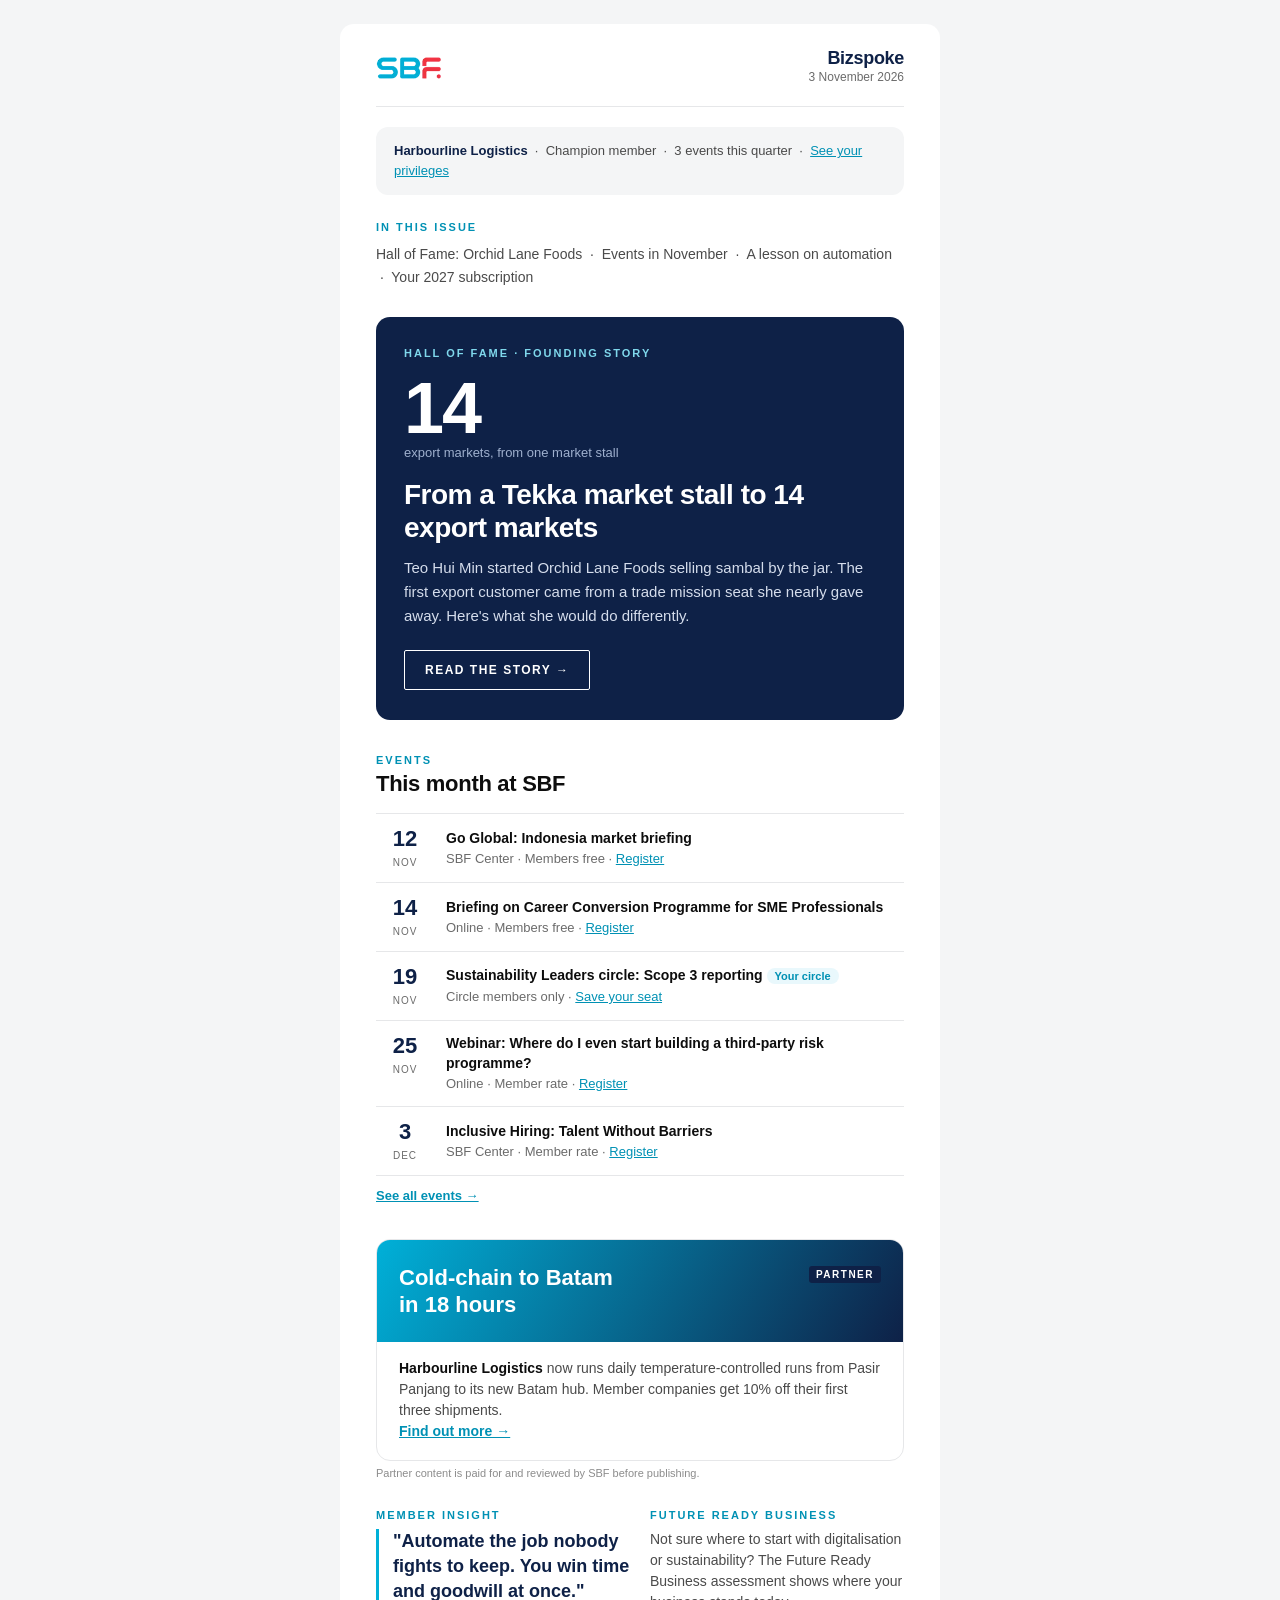
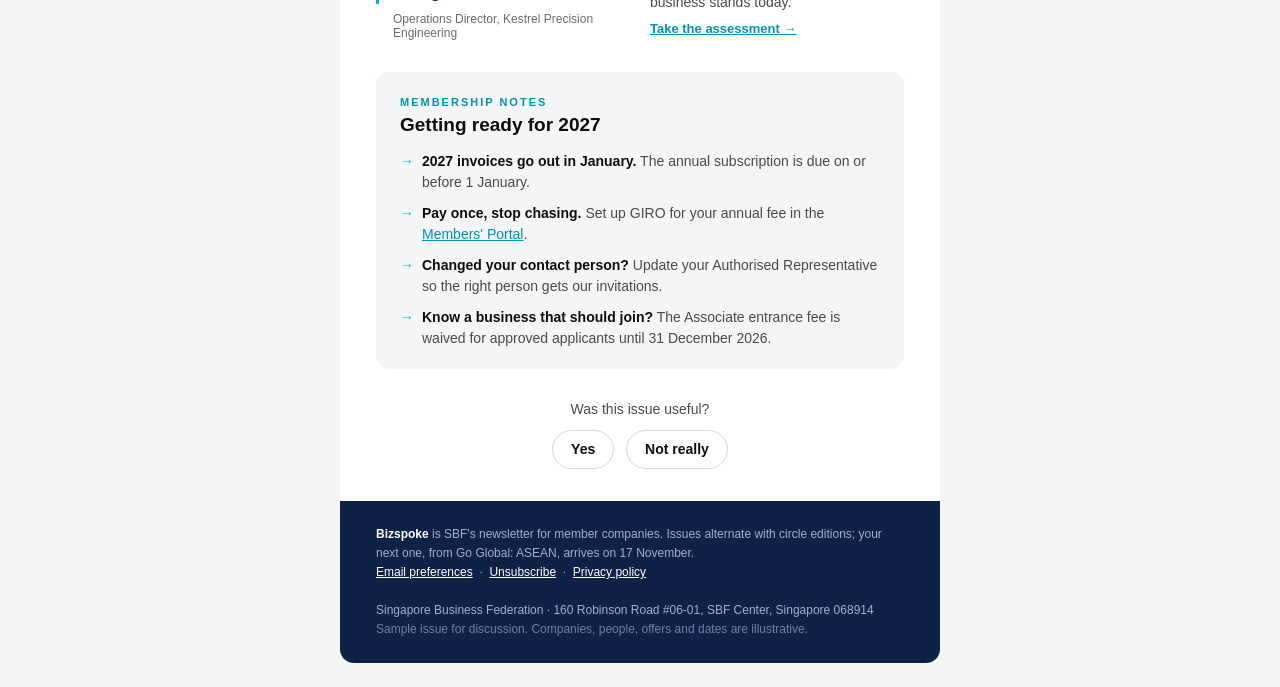
<file: sbf-bizspoke-newsletter.html>
<!doctype html>
<html lang="en">
<head>
<meta charset="utf-8">
<meta name="viewport" content="width=device-width,initial-scale=1">
<meta name="x-apple-disable-message-reformatting">
<title>Bizspoke, 3 November 2026</title>
<style>
  body{margin:0;padding:0;background:#F4F5F6}
  a{color:#0091B4}
  @media (max-width:620px){
    .w{width:100%!important}
    .px{padding-left:20px!important;padding-right:20px!important}
    .stack td.col{display:block!important;width:100%!important;padding:0 0 14px!important}
    .h1{font-size:26px!important;line-height:31px!important}
    .big{font-size:56px!important;line-height:56px!important}
  }
</style>
</head>
<body style="margin:0;padding:0;background:#F4F5F6;">
<div style="display:none;max-height:0;overflow:hidden;mso-hide:all;font-size:1px;line-height:1px;color:#F4F5F6;">From a market stall to 14 export markets, six events this month, and a note on your 2027 subscription.</div>

<table role="presentation" width="100%" cellpadding="0" cellspacing="0" border="0" style="background:#F4F5F6;">
<tr><td align="center" style="padding:24px 12px;">
<table role="presentation" class="w" width="600" cellpadding="0" cellspacing="0" border="0" style="width:600px;max-width:600px;background:#FFFFFF;border-radius:14px;overflow:hidden;font-family:Inter,Arial,Helvetica,sans-serif;color:#0D0D0D;">

  <!-- Masthead -->
  <tr><td class="px" style="padding:26px 36px 20px;">
    <table role="presentation" width="100%" cellpadding="0" cellspacing="0"><tr>
      <td valign="middle"><img src="[data-uri]" width="70" height="30" alt="SBF" style="display:block;border:0;"></td>
      <td align="right" valign="middle" style="font-size:12px;color:#6B6B6B;line-height:17px;"><b style="color:#0E2147;font-size:18px;letter-spacing:-0.3px;">Bizspoke</b><br>3 November 2026</td>
    </tr></table>
  </td></tr>
  <tr><td class="px" style="padding:0 36px;"><div style="height:1px;background:#E6E7E9;line-height:1px;font-size:1px;">&nbsp;</div></td></tr>

  <!-- Personal snapshot (dynamic block) -->
  <tr><td class="px" style="padding:20px 36px 4px;">
    <table role="presentation" width="100%" cellpadding="0" cellspacing="0" style="background:#F4F5F6;border-radius:12px;"><tr>
      <td style="padding:14px 18px;font-size:13px;line-height:20px;color:#4A4A4A;">
        <b style="color:#0E2147;">Harbourline Logistics</b> &nbsp;·&nbsp; Champion member &nbsp;·&nbsp; 3 events this quarter &nbsp;·&nbsp; <a href="https://www.sbf.org.sg/?utm_source=bizspoke&amp;utm_medium=email&amp;utm_campaign=bizspoke-2026-11-03&amp;utm_content=my-sbf" style="color:#0091B4;">See your privileges</a>
      </td>
    </tr></table>
  </td></tr>

  <!-- In this issue -->
  <tr><td class="px" style="padding:22px 36px 6px;">
    <p style="margin:0 0 10px;font-size:11px;letter-spacing:2px;text-transform:uppercase;color:#0091B4;font-weight:bold;">In this issue</p>
    <p style="margin:0;font-size:14px;line-height:23px;color:#4A4A4A;">Hall of Fame: Orchid Lane Foods &nbsp;·&nbsp; Events in November &nbsp;·&nbsp; A lesson on automation &nbsp;·&nbsp; Your 2027 subscription</p>
  </td></tr>

  <!-- Lead story -->
  <tr><td class="px" style="padding:22px 36px 0;">
    <table role="presentation" width="100%" cellpadding="0" cellspacing="0" style="background:#0E2147;border-radius:14px;"><tr><td style="padding:30px 28px;">
      <p style="margin:0 0 14px;font-size:11px;letter-spacing:2px;text-transform:uppercase;color:#7FD8EC;font-weight:bold;">Hall of Fame · Founding story</p>
      <p class="big" style="margin:0;font-size:72px;line-height:70px;font-weight:bold;color:#FFFFFF;letter-spacing:-2px;">14</p>
      <p style="margin:2px 0 18px;font-size:13px;color:#9FB0CE;">export markets, from one market stall</p>
      <h1 class="h1" style="margin:0;font-size:28px;line-height:33px;font-weight:bold;color:#FFFFFF;letter-spacing:-0.5px;">From a Tekka market stall to 14 export markets</h1>
      <p style="margin:12px 0 22px;font-size:15px;line-height:24px;color:#D5DDEC;">Teo Hui Min started Orchid Lane Foods selling sambal by the jar. The first export customer came from a trade mission seat she nearly gave away. Here's what she would do differently.</p>
      <table role="presentation" cellpadding="0" cellspacing="0"><tr><td style="border:1.5px solid #FFFFFF;border-radius:2px;"><a href="https://www.sbf.org.sg/?utm_source=bizspoke&amp;utm_medium=email&amp;utm_campaign=bizspoke-2026-11-03&amp;utm_content=lead-orchid" style="display:inline-block;padding:12px 20px;font-size:12px;letter-spacing:1.5px;text-transform:uppercase;font-weight:bold;color:#FFFFFF;text-decoration:none;">Read the story &rarr;</a></td></tr></table>
    </td></tr></table>
  </td></tr>

  <!-- Events -->
  <tr><td class="px" style="padding:34px 36px 6px;">
    <p style="margin:0 0 4px;font-size:11px;letter-spacing:2px;text-transform:uppercase;color:#0091B4;font-weight:bold;">Events</p>
    <h2 style="margin:0 0 16px;font-size:22px;line-height:27px;font-weight:bold;letter-spacing:-0.3px;">This month at SBF</h2>
    <table role="presentation" width="100%" cellpadding="0" cellspacing="0">
      <tr><td width="58" valign="top" style="padding:12px 0;border-top:1px solid #E6E7E9;text-align:center;"><b style="font-size:22px;color:#0E2147;">12</b><br><span style="font-size:10px;letter-spacing:1px;color:#6B6B6B;">NOV</span></td>
          <td style="padding:12px 0 12px 12px;border-top:1px solid #E6E7E9;font-size:14px;line-height:20px;"><b>Go Global: Indonesia market briefing</b><br><span style="color:#6B6B6B;font-size:13px;">SBF Center · Members free · <a href="https://www.sbf.org.sg/?utm_source=bizspoke&amp;utm_medium=email&amp;utm_campaign=bizspoke-2026-11-03&amp;utm_content=ev-indonesia" style="color:#0091B4;">Register</a></span></td></tr>
      <tr><td width="58" valign="top" style="padding:12px 0;border-top:1px solid #E6E7E9;text-align:center;"><b style="font-size:22px;color:#0E2147;">14</b><br><span style="font-size:10px;letter-spacing:1px;color:#6B6B6B;">NOV</span></td>
          <td style="padding:12px 0 12px 12px;border-top:1px solid #E6E7E9;font-size:14px;line-height:20px;"><b>Briefing on Career Conversion Programme for SME Professionals</b><br><span style="color:#6B6B6B;font-size:13px;">Online · Members free · <a href="https://www.sbf.org.sg/?utm_source=bizspoke&amp;utm_medium=email&amp;utm_campaign=bizspoke-2026-11-03&amp;utm_content=ev-ccp" style="color:#0091B4;">Register</a></span></td></tr>
      <tr><td width="58" valign="top" style="padding:12px 0;border-top:1px solid #E6E7E9;text-align:center;"><b style="font-size:22px;color:#0E2147;">19</b><br><span style="font-size:10px;letter-spacing:1px;color:#6B6B6B;">NOV</span></td>
          <td style="padding:12px 0 12px 12px;border-top:1px solid #E6E7E9;font-size:14px;line-height:20px;"><b>Sustainability Leaders circle: Scope 3 reporting</b> <span style="background:#E9F8FC;color:#0091B4;font-size:11px;font-weight:bold;padding:2px 8px;border-radius:999px;">Your circle</span><br><span style="color:#6B6B6B;font-size:13px;">Circle members only · <a href="https://www.sbf.org.sg/?utm_source=bizspoke&amp;utm_medium=email&amp;utm_campaign=bizspoke-2026-11-03&amp;utm_content=ev-scope3" style="color:#0091B4;">Save your seat</a></span></td></tr>
      <tr><td width="58" valign="top" style="padding:12px 0;border-top:1px solid #E6E7E9;text-align:center;"><b style="font-size:22px;color:#0E2147;">25</b><br><span style="font-size:10px;letter-spacing:1px;color:#6B6B6B;">NOV</span></td>
          <td style="padding:12px 0 12px 12px;border-top:1px solid #E6E7E9;font-size:14px;line-height:20px;"><b>Webinar: Where do I even start building a third-party risk programme?</b><br><span style="color:#6B6B6B;font-size:13px;">Online · Member rate · <a href="https://www.sbf.org.sg/?utm_source=bizspoke&amp;utm_medium=email&amp;utm_campaign=bizspoke-2026-11-03&amp;utm_content=ev-tprm" style="color:#0091B4;">Register</a></span></td></tr>
      <tr><td width="58" valign="top" style="padding:12px 0;border-top:1px solid #E6E7E9;border-bottom:1px solid #E6E7E9;text-align:center;"><b style="font-size:22px;color:#0E2147;">3</b><br><span style="font-size:10px;letter-spacing:1px;color:#6B6B6B;">DEC</span></td>
          <td style="padding:12px 0 12px 12px;border-top:1px solid #E6E7E9;border-bottom:1px solid #E6E7E9;font-size:14px;line-height:20px;"><b>Inclusive Hiring: Talent Without Barriers</b><br><span style="color:#6B6B6B;font-size:13px;">SBF Center · Member rate · <a href="https://www.sbf.org.sg/?utm_source=bizspoke&amp;utm_medium=email&amp;utm_campaign=bizspoke-2026-11-03&amp;utm_content=ev-inclusive" style="color:#0091B4;">Register</a></span></td></tr>
    </table>
    <p style="margin:12px 0 0;font-size:13px;"><a href="https://www.sbf.org.sg/?utm_source=bizspoke&amp;utm_medium=email&amp;utm_campaign=bizspoke-2026-11-03&amp;utm_content=ev-all" style="color:#0091B4;font-weight:bold;">See all events &rarr;</a></p>
  </td></tr>

  <!-- Partner -->
  <tr><td class="px" style="padding:30px 36px 0;">
    <table role="presentation" width="100%" cellpadding="0" cellspacing="0" style="border:1px solid #E6E7E9;border-radius:14px;"><tr><td style="padding:0;">
      <table role="presentation" width="100%" cellpadding="0" cellspacing="0"><tr>
        <td style="background:#00B0D8;background-image:linear-gradient(120deg,#00B0D8,#0E2147);border-radius:13px 13px 0 0;padding:24px 22px;color:#FFFFFF;">
          <table role="presentation" width="100%" cellpadding="0" cellspacing="0"><tr>
            <td style="font-size:22px;line-height:27px;font-weight:bold;color:#FFFFFF;">Cold-chain to Batam<br>in 18 hours</td>
            <td align="right" valign="top"><span style="background:rgba(0,0,0,.35);background-color:#0E2147;color:#FFFFFF;font-size:10px;letter-spacing:1.5px;font-weight:bold;padding:3px 7px;border-radius:3px;">PARTNER</span></td>
          </tr></table>
        </td></tr>
        <tr><td style="padding:16px 22px 18px;font-size:14px;line-height:21px;color:#4A4A4A;">
          <b style="color:#0D0D0D;">Harbourline Logistics</b> now runs daily temperature-controlled runs from Pasir Panjang to its new Batam hub. Member companies get 10% off their first three shipments.
          <br><a href="https://www.sbf.org.sg/?utm_source=bizspoke&amp;utm_medium=email&amp;utm_campaign=bizspoke-2026-11-03&amp;utm_content=partner-harbourline" style="color:#0091B4;font-weight:bold;">Find out more &rarr;</a>
        </td></tr>
      </table>
    </td></tr></table>
    <p style="margin:6px 0 0;font-size:11px;color:#8C8C8C;">Partner content is paid for and reviewed by SBF before publishing.</p>
  </td></tr>

  <!-- Member insight + Spotlight two-col -->
  <tr><td class="px" style="padding:30px 36px 0;">
    <table role="presentation" width="100%" cellpadding="0" cellspacing="0" class="stack"><tr>
      <td class="col" width="50%" valign="top" style="padding-right:10px;">
        <p style="margin:0 0 8px;font-size:11px;letter-spacing:2px;text-transform:uppercase;color:#0091B4;font-weight:bold;">Member insight</p>
        <p style="margin:0;font-size:18px;line-height:25px;font-weight:bold;color:#0E2147;border-left:3px solid #00B0D8;padding-left:14px;">"Automate the job nobody fights to keep. You win time and goodwill at once."</p>
        <p style="margin:8px 0 0 17px;font-size:12px;color:#6B6B6B;">Operations Director, Kestrel Precision Engineering</p>
      </td>
      <td class="col" width="50%" valign="top" style="padding-left:10px;">
        <p style="margin:0 0 8px;font-size:11px;letter-spacing:2px;text-transform:uppercase;color:#0091B4;font-weight:bold;">Future Ready Business</p>
        <p style="margin:0;font-size:14px;line-height:21px;color:#4A4A4A;">Not sure where to start with digitalisation or sustainability? The Future Ready Business assessment shows where your business stands today.</p>
        <p style="margin:8px 0 0;font-size:13px;"><a href="https://futurereadybusiness.sg/?utm_source=bizspoke&amp;utm_medium=email&amp;utm_campaign=bizspoke-2026-11-03&amp;utm_content=frb-assess" style="color:#0091B4;font-weight:bold;">Take the assessment &rarr;</a></p>
      </td>
    </tr></table>
  </td></tr>

  <!-- Membership notes -->
  <tr><td class="px" style="padding:32px 36px 0;">
    <table role="presentation" width="100%" cellpadding="0" cellspacing="0" style="background:#F4F5F6;border-radius:14px;"><tr><td style="padding:24px 24px 20px;">
      <p style="margin:0 0 4px;font-size:11px;letter-spacing:2px;text-transform:uppercase;color:#0091B4;font-weight:bold;">Membership notes</p>
      <h2 style="margin:0 0 14px;font-size:19px;line-height:25px;font-weight:bold;">Getting ready for 2027</h2>
      <table role="presentation" width="100%" cellpadding="0" cellspacing="0" style="font-size:14px;line-height:21px;color:#4A4A4A;">
        <tr><td width="22" valign="top" style="padding:0 0 10px;color:#00B0D8;font-weight:bold;">&rarr;</td><td style="padding:0 0 10px;"><b style="color:#0D0D0D;">2027 invoices go out in January.</b> The annual subscription is due on or before 1 January.</td></tr>
        <tr><td width="22" valign="top" style="padding:0 0 10px;color:#00B0D8;font-weight:bold;">&rarr;</td><td style="padding:0 0 10px;"><b style="color:#0D0D0D;">Pay once, stop chasing.</b> Set up GIRO for your annual fee in the <a href="https://www.sbf.org.sg/membership-tacs/membership?utm_source=bizspoke&amp;utm_medium=email&amp;utm_campaign=bizspoke-2026-11-03&amp;utm_content=giro" style="color:#0091B4;">Members' Portal</a>.</td></tr>
        <tr><td width="22" valign="top" style="padding:0 0 10px;color:#00B0D8;font-weight:bold;">&rarr;</td><td style="padding:0 0 10px;"><b style="color:#0D0D0D;">Changed your contact person?</b> Update your Authorised Representative so the right person gets our invitations.</td></tr>
        <tr><td width="22" valign="top" style="padding:0;color:#00B0D8;font-weight:bold;">&rarr;</td><td style="padding:0;"><b style="color:#0D0D0D;">Know a business that should join?</b> The Associate entrance fee is waived for approved applicants until 31 December 2026.</td></tr>
      </table>
    </td></tr></table>
  </td></tr>

  <!-- Feedback -->
  <tr><td class="px" align="center" style="padding:30px 36px 32px;font-size:14px;line-height:21px;color:#4A4A4A;">
    Was this issue useful?<br>
    <a href="https://www.sbf.org.sg/?utm_source=bizspoke&amp;utm_medium=email&amp;utm_campaign=bizspoke-2026-11-03&amp;utm_content=fb-yes" style="display:inline-block;margin:10px 4px 0;padding:8px 18px;border:1px solid #D4D6D9;border-radius:999px;color:#0D0D0D;text-decoration:none;font-weight:bold;">Yes</a>
    <a href="https://www.sbf.org.sg/?utm_source=bizspoke&amp;utm_medium=email&amp;utm_campaign=bizspoke-2026-11-03&amp;utm_content=fb-no" style="display:inline-block;margin:10px 4px 0;padding:8px 18px;border:1px solid #D4D6D9;border-radius:999px;color:#0D0D0D;text-decoration:none;font-weight:bold;">Not really</a>
  </td></tr>

  <!-- Footer -->
  <tr><td class="px" style="background:#0E2147;padding:24px 36px;font-size:12px;line-height:19px;color:#9FB0CE;">
    <b style="color:#FFFFFF;">Bizspoke</b> is SBF's newsletter for member companies. Issues alternate with circle editions; your next one, from Go Global: ASEAN, arrives on 17 November.<br>
    <a href="#" style="color:#FFFFFF;">Email preferences</a> &nbsp;·&nbsp; <a href="#" style="color:#FFFFFF;">Unsubscribe</a> &nbsp;·&nbsp; <a href="#" style="color:#FFFFFF;">Privacy policy</a><br><br>
    Singapore Business Federation · 160 Robinson Road #06-01, SBF Center, Singapore 068914<br>
    <span style="color:#6F81A6;">Sample issue for discussion. Companies, people, offers and dates are illustrative.</span>
  </td></tr>

</table>
</td></tr>
</table>
</body>
</html>
</file>
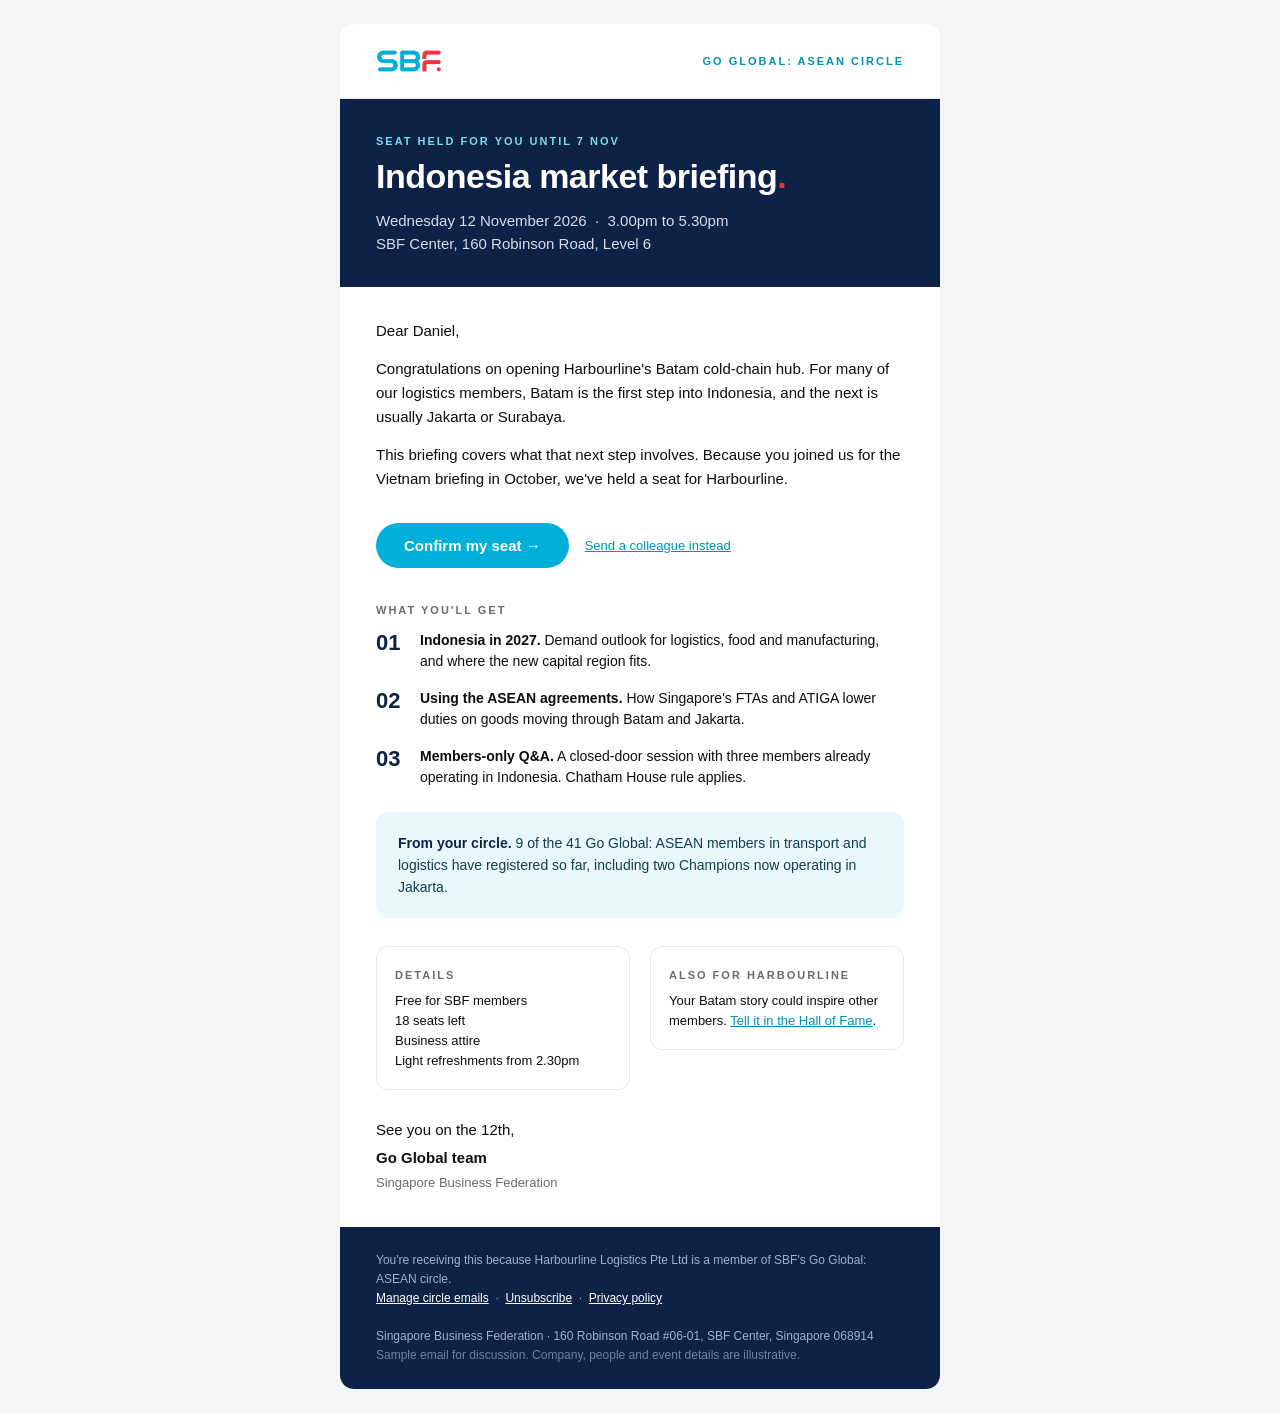
<file: sbf-edm-go-global.html>
<!doctype html>
<html lang="en">
<head>
<meta charset="utf-8">
<meta name="viewport" content="width=device-width,initial-scale=1">
<meta name="x-apple-disable-message-reformatting">
<title>Your seat for the Indonesia market briefing</title>
<style>
  body{margin:0;padding:0;background:#F4F5F6}
  a{color:#0091B4}
  @media (max-width:620px){
    .w{width:100%!important}
    .px{padding-left:20px!important;padding-right:20px!important}
    .stack td.col{display:block!important;width:100%!important;padding:0 0 12px!important}
    .h1{font-size:28px!important;line-height:32px!important}
  }
</style>
</head>
<body style="margin:0;padding:0;background:#F4F5F6;">
<!-- Preheader -->
<div style="display:none;max-height:0;overflow:hidden;mso-hide:all;font-size:1px;line-height:1px;color:#F4F5F6;">Your Go Global: ASEAN seat is held until 7 Nov. 18 seats left, plus a members-only Q&amp;A after the session.</div>

<table role="presentation" width="100%" cellpadding="0" cellspacing="0" border="0" style="background:#F4F5F6;">
<tr><td align="center" style="padding:24px 12px;">

<table role="presentation" class="w" width="600" cellpadding="0" cellspacing="0" border="0" style="width:600px;max-width:600px;background:#FFFFFF;border-radius:14px;overflow:hidden;font-family:Inter,Arial,Helvetica,sans-serif;color:#0D0D0D;">

  <!-- Header -->
  <tr><td class="px" style="padding:22px 36px;border-bottom:1px solid #E6E7E9;">
    <table role="presentation" width="100%" cellpadding="0" cellspacing="0"><tr>
      <td><img src="[data-uri]" width="70" height="30" alt="SBF" style="display:block;border:0;"></td>
      <td align="right" style="font-size:11px;letter-spacing:2px;text-transform:uppercase;color:#0091B4;font-weight:bold;">Go Global: ASEAN circle</td>
    </tr></table>
  </td></tr>

  <!-- Hero -->
  <tr><td class="px" style="background:#0E2147;padding:36px 36px 32px;">
    <p style="margin:0 0 10px;font-size:11px;letter-spacing:2px;text-transform:uppercase;color:#7FD8EC;font-weight:bold;">Seat held for you until 7 Nov</p>
    <h1 class="h1" style="margin:0;font-size:34px;line-height:38px;font-weight:bold;color:#FFFFFF;letter-spacing:-0.5px;">Indonesia market briefing<span style="color:#F03040;">.</span></h1>
    <p style="margin:14px 0 0;font-size:15px;line-height:23px;color:#D5DDEC;">Wednesday 12 November 2026 &nbsp;·&nbsp; 3.00pm to 5.30pm<br>SBF Center, 160 Robinson Road, Level 6</p>
  </td></tr>

  <!-- Personal opener -->
  <tr><td class="px" style="padding:32px 36px 8px;font-size:15px;line-height:24px;">
    <p style="margin:0 0 14px;">Dear Daniel,</p>
    <p style="margin:0 0 14px;">Congratulations on opening Harbourline's Batam cold-chain hub. For many of our logistics members, Batam is the first step into Indonesia, and the next is usually Jakarta or Surabaya.</p>
    <p style="margin:0;">This briefing covers what that next step involves. Because you joined us for the Vietnam briefing in October, we've held a seat for Harbourline.</p>
  </td></tr>

  <!-- CTA -->
  <tr><td class="px" style="padding:24px 36px 8px;">
    <table role="presentation" cellpadding="0" cellspacing="0"><tr>
      <td style="background:#00B0D8;border-radius:999px;"><a href="https://www.sbf.org.sg/?utm_source=edm&amp;utm_medium=email&amp;utm_campaign=gg-asean-indonesia&amp;utm_content=cta-confirm" style="display:inline-block;padding:14px 28px;font-size:15px;font-weight:bold;color:#FFFFFF;text-decoration:none;">Confirm my seat &rarr;</a></td>
      <td style="padding-left:16px;font-size:13px;"><a href="https://www.sbf.org.sg/?utm_source=edm&amp;utm_medium=email&amp;utm_campaign=gg-asean-indonesia&amp;utm_content=send-colleague" style="color:#0091B4;">Send a colleague instead</a></td>
    </tr></table>
  </td></tr>

  <!-- Agenda -->
  <tr><td class="px" style="padding:28px 36px 4px;">
    <p style="margin:0 0 14px;font-size:11px;letter-spacing:2px;text-transform:uppercase;color:#6B6B6B;font-weight:bold;">What you'll get</p>
    <table role="presentation" width="100%" cellpadding="0" cellspacing="0">
      <tr><td width="44" valign="top" style="padding:0 0 16px;font-size:22px;font-weight:bold;color:#0E2147;">01</td><td style="padding:0 0 16px;font-size:14px;line-height:21px;"><b>Indonesia in 2027.</b> Demand outlook for logistics, food and manufacturing, and where the new capital region fits.</td></tr>
      <tr><td width="44" valign="top" style="padding:0 0 16px;font-size:22px;font-weight:bold;color:#0E2147;">02</td><td style="padding:0 0 16px;font-size:14px;line-height:21px;"><b>Using the ASEAN agreements.</b> How Singapore's FTAs and ATIGA lower duties on goods moving through Batam and Jakarta.</td></tr>
      <tr><td width="44" valign="top" style="padding:0 0 16px;font-size:22px;font-weight:bold;color:#0E2147;">03</td><td style="padding:0 0 16px;font-size:14px;line-height:21px;"><b>Members-only Q&amp;A.</b> A closed-door session with three members already operating in Indonesia. Chatham House rule applies.</td></tr>
    </table>
  </td></tr>

  <!-- Peer proof -->
  <tr><td class="px" style="padding:4px 36px 28px;">
    <table role="presentation" width="100%" cellpadding="0" cellspacing="0" style="background:#E9F8FC;border-radius:12px;">
      <tr><td style="padding:20px 22px;font-size:14px;line-height:22px;color:#123E4D;">
        <b style="color:#0E2147;">From your circle.</b> 9 of the 41 Go Global: ASEAN members in transport and logistics have registered so far, including two Champions now operating in Jakarta.
      </td></tr>
    </table>
  </td></tr>

  <!-- Two-column: details + also -->
  <tr><td class="px" style="padding:0 36px 28px;">
    <table role="presentation" width="100%" cellpadding="0" cellspacing="0" class="stack"><tr>
      <td class="col" width="50%" valign="top" style="padding-right:10px;">
        <table role="presentation" width="100%" cellpadding="0" cellspacing="0" style="border:1px solid #E6E7E9;border-radius:12px;"><tr><td style="padding:18px;font-size:13px;line-height:20px;">
          <p style="margin:0 0 6px;font-size:11px;letter-spacing:2px;text-transform:uppercase;color:#6B6B6B;font-weight:bold;">Details</p>
          Free for SBF members<br>18 seats left<br>Business attire<br>Light refreshments from 2.30pm
        </td></tr></table>
      </td>
      <td class="col" width="50%" valign="top" style="padding-left:10px;">
        <table role="presentation" width="100%" cellpadding="0" cellspacing="0" style="border:1px solid #E6E7E9;border-radius:12px;"><tr><td style="padding:18px;font-size:13px;line-height:20px;">
          <p style="margin:0 0 6px;font-size:11px;letter-spacing:2px;text-transform:uppercase;color:#6B6B6B;font-weight:bold;">Also for Harbourline</p>
          Your Batam story could inspire other members. <a href="https://www.sbf.org.sg/?utm_source=edm&amp;utm_medium=email&amp;utm_campaign=gg-asean-indonesia&amp;utm_content=hof-nominate" style="color:#0091B4;">Tell it in the Hall of Fame</a>.
        </td></tr></table>
      </td>
    </tr></table>
  </td></tr>

  <!-- Sign-off -->
  <tr><td class="px" style="padding:0 36px 32px;font-size:15px;line-height:24px;">
    <p style="margin:0;">See you on the 12th,</p>
    <p style="margin:4px 0 0;"><b>Go Global team</b><br><span style="color:#6B6B6B;font-size:13px;">Singapore Business Federation</span></p>
  </td></tr>

  <!-- Footer -->
  <tr><td class="px" style="background:#0E2147;padding:24px 36px;font-size:12px;line-height:19px;color:#9FB0CE;">
    You're receiving this because Harbourline Logistics Pte Ltd is a member of SBF's Go Global: ASEAN circle.<br>
    <a href="#" style="color:#FFFFFF;">Manage circle emails</a> &nbsp;·&nbsp; <a href="#" style="color:#FFFFFF;">Unsubscribe</a> &nbsp;·&nbsp; <a href="#" style="color:#FFFFFF;">Privacy policy</a><br><br>
    Singapore Business Federation · 160 Robinson Road #06-01, SBF Center, Singapore 068914<br>
    <span style="color:#6F81A6;">Sample email for discussion. Company, people and event details are illustrative.</span>
  </td></tr>

</table>
</td></tr>
</table>
</body>
</html>
</file>
